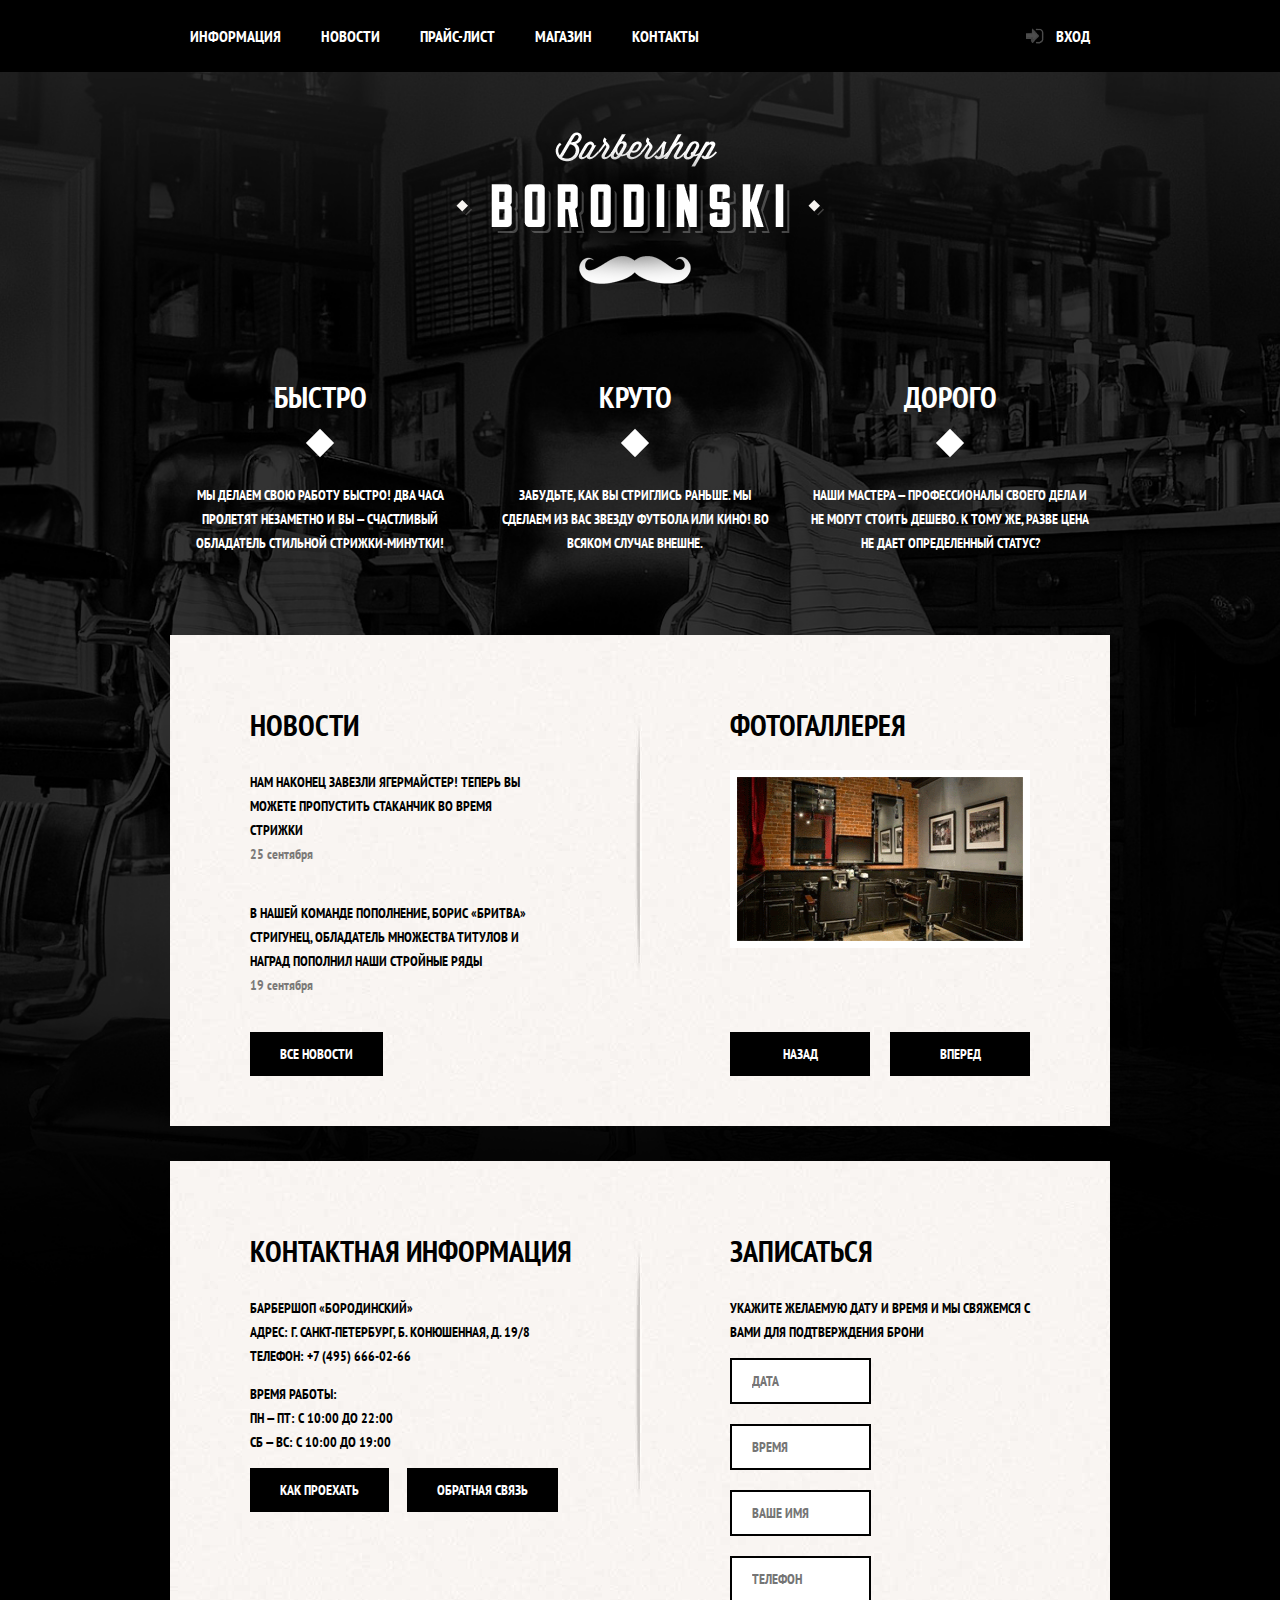
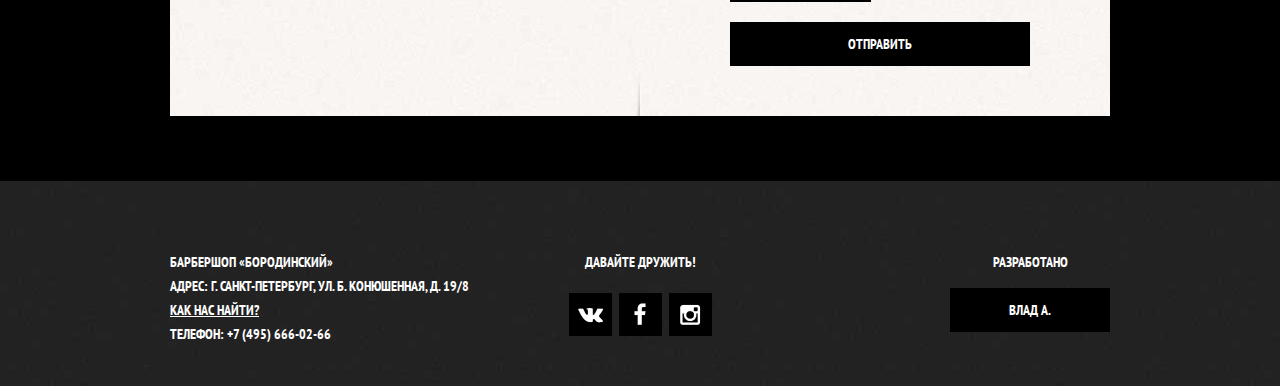
<file: index.html>
<!DOCTYPE html>
<html lang="ru">
	<head>
		<meta charset="UTF-8">
		<title>Barbershop</title>
		<link href="https://fonts.googleapis.com/css?family=PT+Sans+Narrow:400,700&amp;subset=cyrillic" rel="stylesheet">
		<link rel="stylesheet" href="style/normalize.css">
		<link rel="stylesheet" href="style/main.css">
		<script type="text/javascript" src="js/script.js"></script>
	</head>
	<body>
		<header class="main-header ">
			<div class="container clearfix">
				<nav class="main-navigation">
					<ul>
						<li><a href="#">Информация</a></li>
						<li><a href="#">Новости</a></li>
						<li><a href="price.html">Прайс-лист</a></li>
						<li><a href="shop.html">Магазин</a></li>
						<li><a href="#">Контакты</a></li>
					</ul>
				</nav>
				<div class="user-block">
					<a class="login" href="#">Вход</a>
				</div>
			</div>
		</header>
		<main class="container">
			<div class="index-logo">
				<img src="img/logo.png" alt="" width="368" height="204">
			</div>
			<section class="feature clearfix">
				<div class="features-item">
					<b class="features-name">Быстро</b>
					<p>Мы делаем свою работу быстро! Два часа пролетят  незаметно и вы — счастливый обладатель стильной стрижки-минутки!</p>
				</div>
				<div class="features-item">
					<b class="features-name">Круто</b>
					<p>Забудьте, как вы стриглись раньше. мы сделаем из вас звезду футбола или кино! во всяком случае внешне.</p>
				</div>
				<div class="features-item">
					<b class="features-name">Дорого</b>
					<p>Наши мастера — профессионалы своего дела и не могут стоить дешево. к тому же, разве цена не дает определенный статус?</p>
				</div>
			</section>
			<div class="index-content clearfix">
				<div class="index-content-left">
					<h2 class="index-content-title">Новости</h2>
					<ul class="news-preview">
						<li>
							<p>Нам наконец завезли ягермайстер! теперь вы можете пропустить стаканчик во время стрижки</p>
							<time datetime="2016-09-25">25 сентября</time>
						</li>
						<li>
							<p>В нашей команде пополнение, Борис «бритва» Стригунец, обладатель множества титулов и наград пополнил наши стройные ряды</p>
							<time datetime="2016-09-19">19 сентября</time>
						</li>
					</ul>
					<a href="" class="btn" >Все новости</a>
				</div>
				<div class="index-content-right">
					<h2 class="index-content-title">Фотогаллерея</h2>
					<div class="gallery">
						<figure class="gallery-content">
							<img src="img/gallery.png" alt="" width="286" height="164">
						</figure>
						<button class="btn gallery-prev">Назад</button>
						<button class="btn gallery-next">Вперед</button>
					</div>
				</div>
			</div>
			<div class="index-content clearfix">
				<div class="index-content-left">
					<h2 class="index-content-title">Контактная информация</h2>
					<p>барбершоп «бородинский» <br>
					адрес: г. санкт-петербург, б. конюшенная, д. 19/8 <br>
					телефон: +7 (495) 666-02-66
					</p>
					<p>Время работы: <br>
					ПН — ПТ: С 10:00 ДО 22:00 <br>
					СБ — ВС: С 10:00 ДО 19:00
					</p>
					<a href="#" class="btn">Как проехать</a>
					<a href="#" class="btn">Обратная связь</a>
				</div>
				<div class="index-content-right">
					<h2 class="index-content-title">Записаться</h2>
					<p>Укажите желаемую дату и время и мы свяжемся с вами для подтверждения брони</p>
					<form action="" class="appointment-form" method="post">
						<input type="text" name="date" value="" placeholder="Дата">
						<input type="text" name="time" value="" placeholder="Время">
						<input type="text" name="name" value="" placeholder="Ваше имя">
						<input type="text" name="phone" value="" placeholder="Телефон">
						<button class="btn" type="submit">Отправить</button>
					</form>
				</div>
			</div>
		</main>
		<footer class="main-footer">
			<div class="container clearfix">
				<div class="footer-contacts">
					<p>барбершоп «бородинский»<br>
					адрес: г. санкт-петербург, ул. б. конюшенная, д. 19/8</p>
					<a href="#" class="map">Как нас найти?</a><br>
					<b>Телефон: +7 (495) 666-02-66</b>
				</div>
				<div class="footer-social">
					<p>Давайте дружить!</p>
					<a class="social-btn social-btn-vk" href="#">Вконтакте</a>
					<a class="social-btn social-btn-fb" href="#">Фейсбук</a>
					<a class="social-btn social-btn-inst" href="#">Инстаграмм</a>
				</div>
				<div class="footer-copyright">
					<p>Разработано</p>
					<a href="#" class="btn">Влад А.</a>
				</div>
			</div>
		</footer>
		<div class="modal-content hidden">
			<button class="modal-content-close" type="button" title="Закрыть">Закрыть</button>
			<h2 class="modal-title">Личный кабинет</h2>
			<p>Введите пожалуйста свой логин и пароль</p>
			<form action="" class="login-form" method="post">
				<input class="user-icon" type="text" name="login" placeholder="Логин">
				<input class="pass-icon" type="text" name="password" placeholder="Пароль">
				<label class="login-checkbox">
					<input type="checkbox" name="remember">
					<span class="chekbox-indicator"></span>
					Запомнить меня
				</label>
				<a href="#" class="restore">Я забыл пароль!</a>
				<button class="btn enter" type="submit">Войти</button>
			</form>
		</div>
		<div class="modal-content-map hidden">
			<button class="modal-content-close" type="button" title="Закрыть">Закрыть</button>
			<div class="yandex-map"></div>
		</div>
		<div class="modal-overlay hidden"></div>
		
	</body>
</html>
</file>
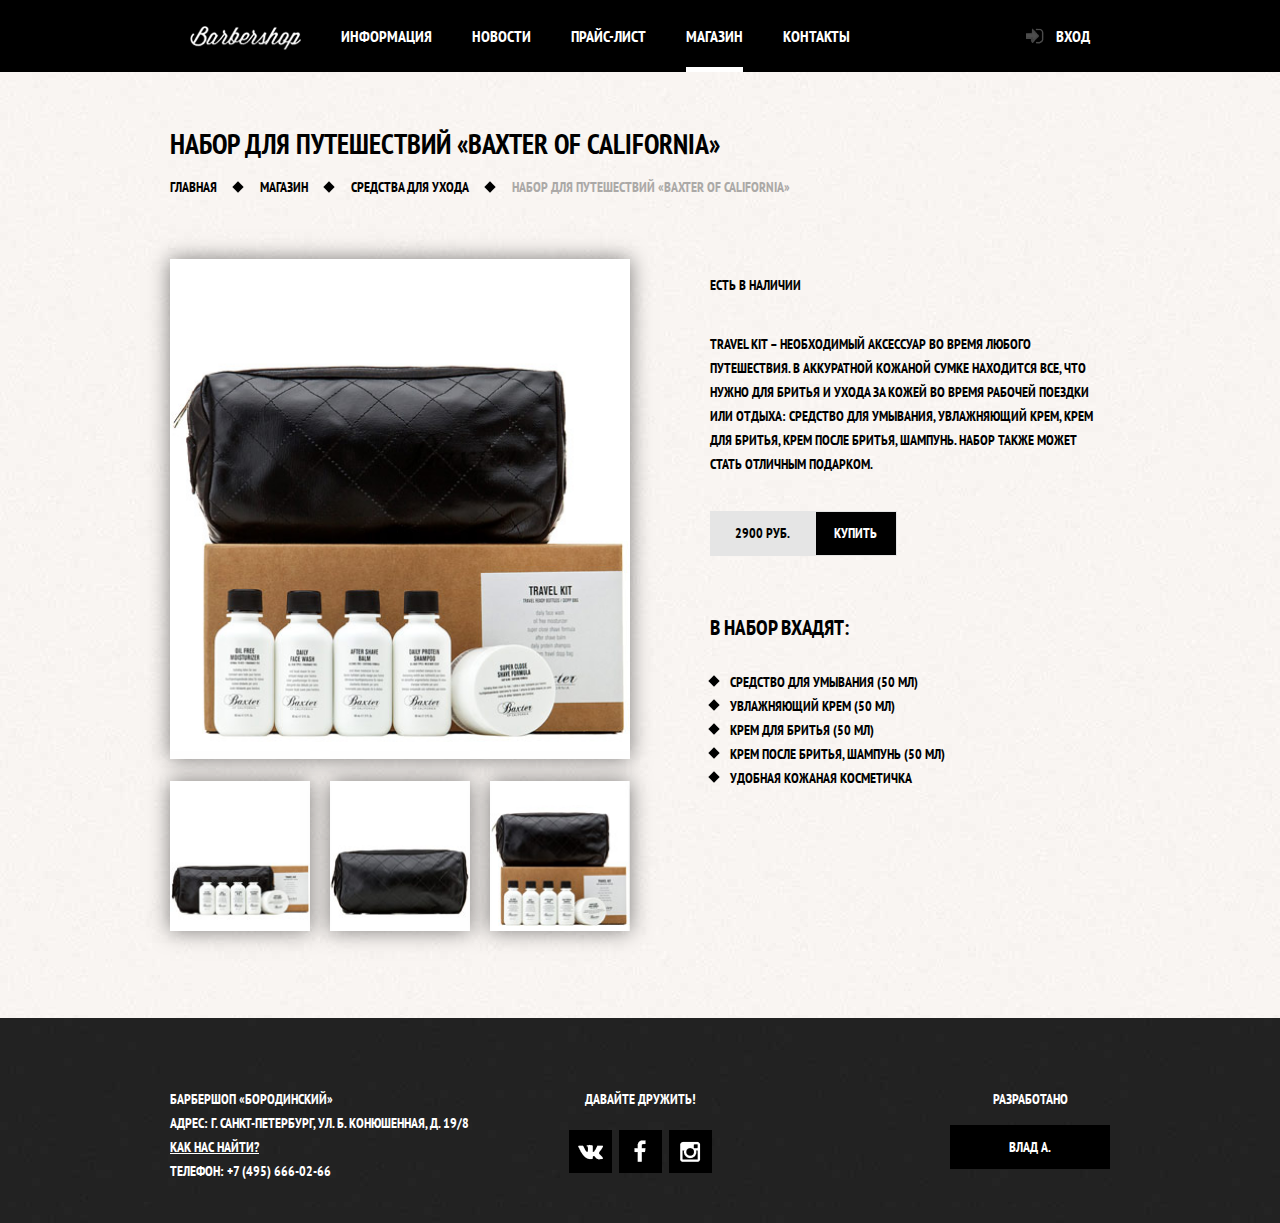
<file: item.html>
<!DOCTYPE html>
<html lang="ru">
	<head>
		<meta charset="UTF-8">
		<title>Barbershop</title>
		<link href="https://fonts.googleapis.com/css?family=PT+Sans+Narrow:400,700&amp;subset=cyrillic" rel="stylesheet">
		<link rel="stylesheet" href="style/normalize.css">
		<link rel="stylesheet" href="style/main.css">
		<script type="text/javascript" src="js/script.js"></script>
	</head>
	<body class="shop-main">
		<header class="main-header ">
			<div class="container clearfix">
				<nav class="main-navigation">
					<ul>
						<li><a href="index.html" class="min-logo"><img src="img/Logo2.png" alt=""></a></li>
						<li><a href="#">Информация</a></li>
						<li><a href="#">Новости</a></li>
						<li ><a href="price.html">Прайс-лист</a></li>
						<li class="active"><a href="">Магазин</a></li>
						<li><a href="#">Контакты</a></li>
					</ul>
				</nav>
				<div class="user-block">
					<a class="login" href="#">Вход</a>
				</div>
			</div>
		</header>
		<main class="container">
			<div class="item-header">
				<h1>Набор для путешествий «BAXTER OF CALIFORNIA»</h1>
				<ul class="breadcrums">
					<li><a href="index.html">Главная</a></li>
					<li><a href="shop.html" >Магазин</a></li>
					<li><a href="shop.html" >средства для ухода</a></li>
					<li><a href="" class="current">Набор для путешествий «BAXTER OF CALIFORNIA»</a></li>
				</ul>
			</div>
			<div class="item-content">
				<div class="item-columns clearfix">
					<div class="left-item-column">
						<img src="img/item-big.jpg" alt="" width="460" height="500">
						<img src="img/item-min1.jpg" alt="" width="140" height="150">
						<img src="img/item-min2.jpg" alt="" width="140" height="150">
						<img src="img/item-min3.jpg" alt="" width="140" height="150">
					</div>
					<div class="right-item-column">
						<p>есть в наличии</p>
						<p>Travel Kit – необходимый аксессуар во время любого путешествия. В аккуратной кожаной сумке находится все, что нужно для бритья и ухода за кожей во время рабочей поездки или отдыха: средство для умывания, увлажняющий крем, крем для бритья, крем после бритья, шампунь. Набор также может стать отличным подарком.</p>
						<table>
							<tr>
								<td>
									2900 руб.
								</td>
								<td>
									<a href="">Купить</a>
								</td>
							</tr>
						</table>
						<h2>В набор вхадят:</h2>
						<ul class="item-complect">
							<li>Средство для умывания (50 мл)</li>
							<li>Увлажняющий крем (50 мл)</li>
							<li>Крем для бритья (50 мл)</li>
							<li>Крем после бритья, шампунь (50 мл)</li>
							<li>Удобная кожаная косметичка</li>
						</ul>
					</div>
				</div>
			</div>
		</main>
		<footer class="main-footer">
			<div class="container clearfix">
				<div class="footer-contacts">
					<p>барбершоп «бородинский»<br>
					адрес: г. санкт-петербург, ул. б. конюшенная, д. 19/8</p>
					<a href="#" class="map">Как нас найти?</a><br>
					<b>Телефон: +7 (495) 666-02-66</b>
				</div>
				<div class="footer-social">
					<p>Давайте дружить!</p>
					<a class="social-btn social-btn-vk" href="#">Вконтакте</a>
					<a class="social-btn social-btn-fb" href="#">Фейсбук</a>
					<a class="social-btn social-btn-inst" href="#">Инстаграмм</a>
				</div>
				<div class="footer-copyright">
					<p>Разработано</p>
					<a href="#" class="btn">Влад А.</a>
				</div>
			</div>
		</footer>
		<div class="modal-content hidden">
			<button class="modal-content-close" type="button" title="Закрыть">Закрыть</button>
			<h2 class="modal-title">Личный кабинет</h2>
			<p>Введите пожалуйста свой логин и пароль</p>
			<form action="" class="login-form" method="post">
				<input class="user-icon" type="text" name="login" placeholder="Логин">
				<input class="pass-icon" type="text" name="password" placeholder="Пароль">
				<label class="login-checkbox">
					<input type="checkbox" name="remember">
					<span class="chekbox-indicator"></span>
					Запомнить меня
				</label>
				<a href="#" class="restore">Я забыл пароль!</a>
				<button class="btn enter" type="submit">Войти</button>
			</form>
		</div>
		<div class="modal-content-map hidden">
			<button class="modal-content-close" type="button" title="Закрыть">Закрыть</button>
			<div class="yandex-map"></div>
		</div>
		<div class="modal-overlay hidden"></div>
	</body>
</html>
</file>
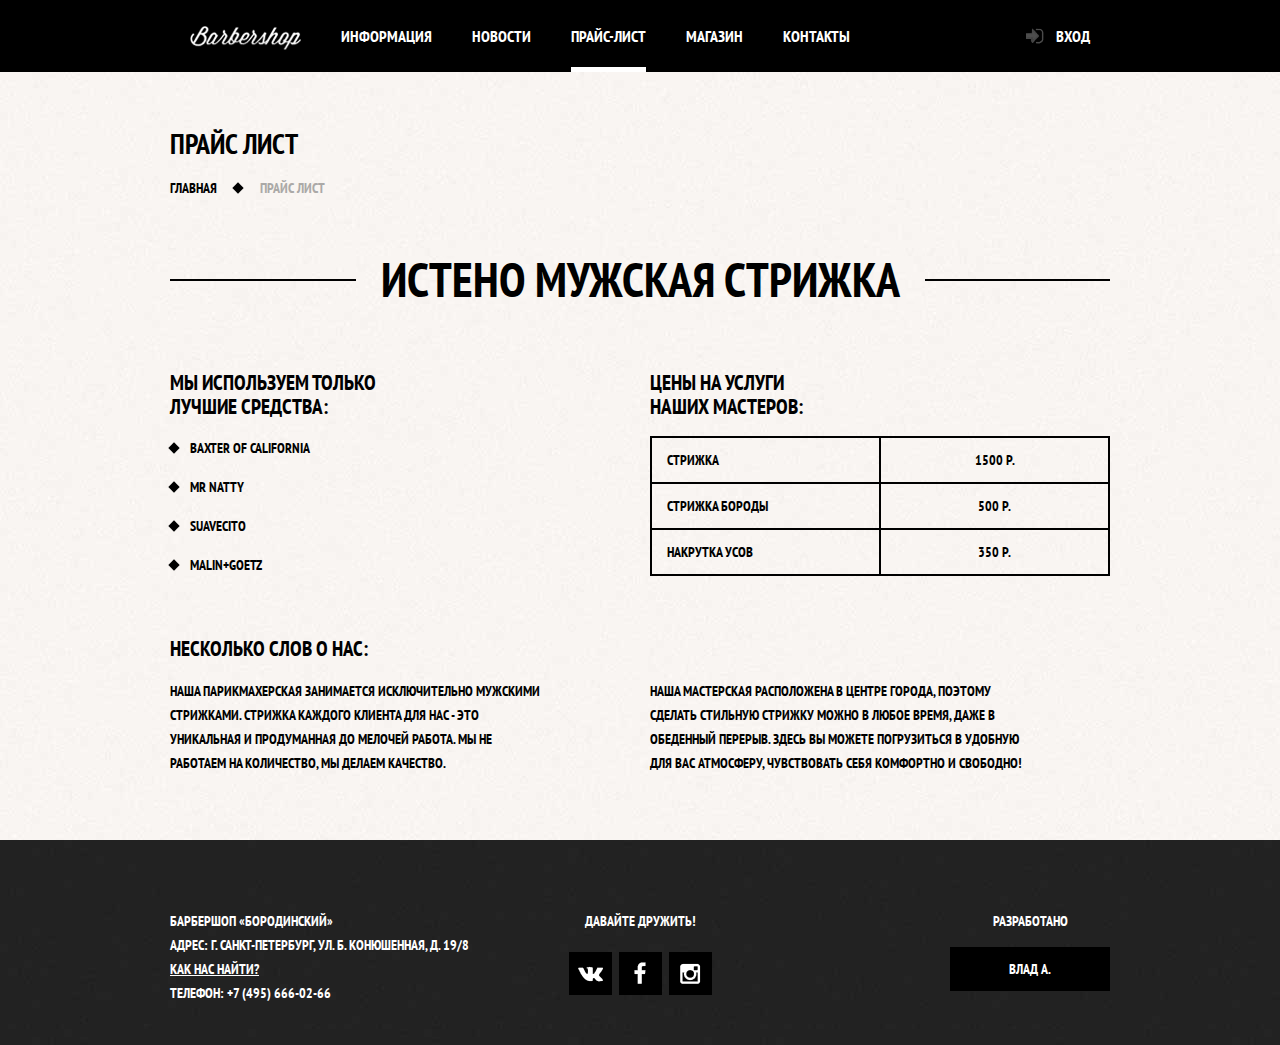
<file: price.html>
<!DOCTYPE html>
<html lang="ru">
	<head>
		<meta charset="UTF-8">
		<title>Barbershop</title>
		<link href="https://fonts.googleapis.com/css?family=PT+Sans+Narrow:400,700&amp;subset=cyrillic" rel="stylesheet">
		<link rel="stylesheet" href="style/normalize.css">
		<link rel="stylesheet" href="style/main.css">
		<script type="text/javascript" src="js/script.js"></script>
	</head>
	<body class="price-main">
		<header class="main-header ">
			<div class="container clearfix">
				<nav class="main-navigation">
					<ul>
						<li><a href="index.html" class="min-logo"><img src="img/Logo2.png" alt=""></a></li>
						<li><a href="#">Информация</a></li>
						<li><a href="#">Новости</a></li>
						<li class="active"><a href="#">Прайс-лист</a></li>
						<li><a href="shop.html">Магазин</a></li>
						<li><a href="#">Контакты</a></li>
					</ul>
				</nav>
				<div class="user-block">
					<a class="login" href="#">Вход</a>
				</div>
			</div>
		</header>
		<main class="container">
			<div class="price-header">
				<h1>Прайс лист</h1>
				<ul class="breadcrums">
					<li><a href="index.html">Главная</a></li>
					<li><a href="" class="current">Прайс лист</a></li>
				</ul>
			</div>
			<section class="price-content">
				<div class="big-heading">
					<h2 class="price-title">Истено мужская стрижка</h2>
				</div>
				<div class="prices-columns clearfix">
					<div class="prices-column-left">
						<h2>Мы используем только <br> лучшие средства:</h2>
						<ul class="custom-list-1">
							<li>Baxter of california</li>
							<li>Mr Natty</li>
							<li>Suavecito</li>
							<li>Malin+Goetz</li>
						</ul>
					</div>
					<div class="prices-column-right">
						<h2>Цены на услуги <br> наших мастеров:</h2>
						<table class="prices-table">
							<tr>
								<td>Стрижка</td>
								<td>1500 Р.</td>
							</tr>
							<tr>
								<td>Стрижка бороды</td>
								<td>500 Р.</td>
							</tr>
							<tr>
								<td>Накрутка усов</td>
								<td>350 Р.</td>
							</tr>
						</table>
					</div>
				</div>
				<div class="prices-columns clearfix">
					
						<h2>Несколько слов о нас:</h2>
						<div class="prices-column-left">
						<p>Наша парикмахерская занимается исключительно мужскими стрижками. Стрижка каждого клиента для нас - это уникальная и продуманная до мелочей работа. Мы не работаем на количество, мы делаем качество.</p>
					</div>
					<div class="prices-column-right">
						<p>Наша мастерская расположена в центре города, поэтому сделать стильную стрижку можно в любое время, даже в обеденный перерыв. Здесь вы можете погрузиться в удобную для вас атмосферу, чувствовать себя комфортно и свободно!</p>
					</div>
				</div>
			</section>
		</main>
		<footer class="main-footer">
			<div class="container clearfix">
				<div class="footer-contacts">
					<p>барбершоп «бородинский»<br>
					адрес: г. санкт-петербург, ул. б. конюшенная, д. 19/8</p>
					<a href="#" class="map">Как нас найти?</a><br>
					<b>Телефон: +7 (495) 666-02-66</b>
				</div>
				<div class="footer-social">
					<p>Давайте дружить!</p>
					<a class="social-btn social-btn-vk" href="#">Вконтакте</a>
					<a class="social-btn social-btn-fb" href="#">Фейсбук</a>
					<a class="social-btn social-btn-inst" href="#">Инстаграмм</a>
				</div>
				<div class="footer-copyright">
					<p>Разработано</p>
					<a href="#" class="btn">Влад А.</a>
				</div>
			</div>
		</footer>
			<div class="modal-content hidden">
			<button class="modal-content-close" type="button" title="Закрыть">Закрыть</button>
			<h2 class="modal-title">Личный кабинет</h2>
			<p>Введите пожалуйста свой логин и пароль</p>
			<form action="" class="login-form" method="post">
				<input class="user-icon" type="text" name="login" placeholder="Логин">
				<input class="pass-icon" type="text" name="password" placeholder="Пароль">
				<label class="login-checkbox">
					<input type="checkbox" name="remember">
					<span class="chekbox-indicator"></span>
					Запомнить меня
				</label>
				<a href="#" class="restore">Я забыл пароль!</a>
				<button class="btn enter" type="submit">Войти</button>
			</form>
		</div>
		<div class="modal-content-map hidden">
			<button class="modal-content-close" type="button" title="Закрыть">Закрыть</button>
			<div class="yandex-map"></div>
		</div>
		<div class="modal-overlay hidden"></div>
	</body>
</html>
</file>
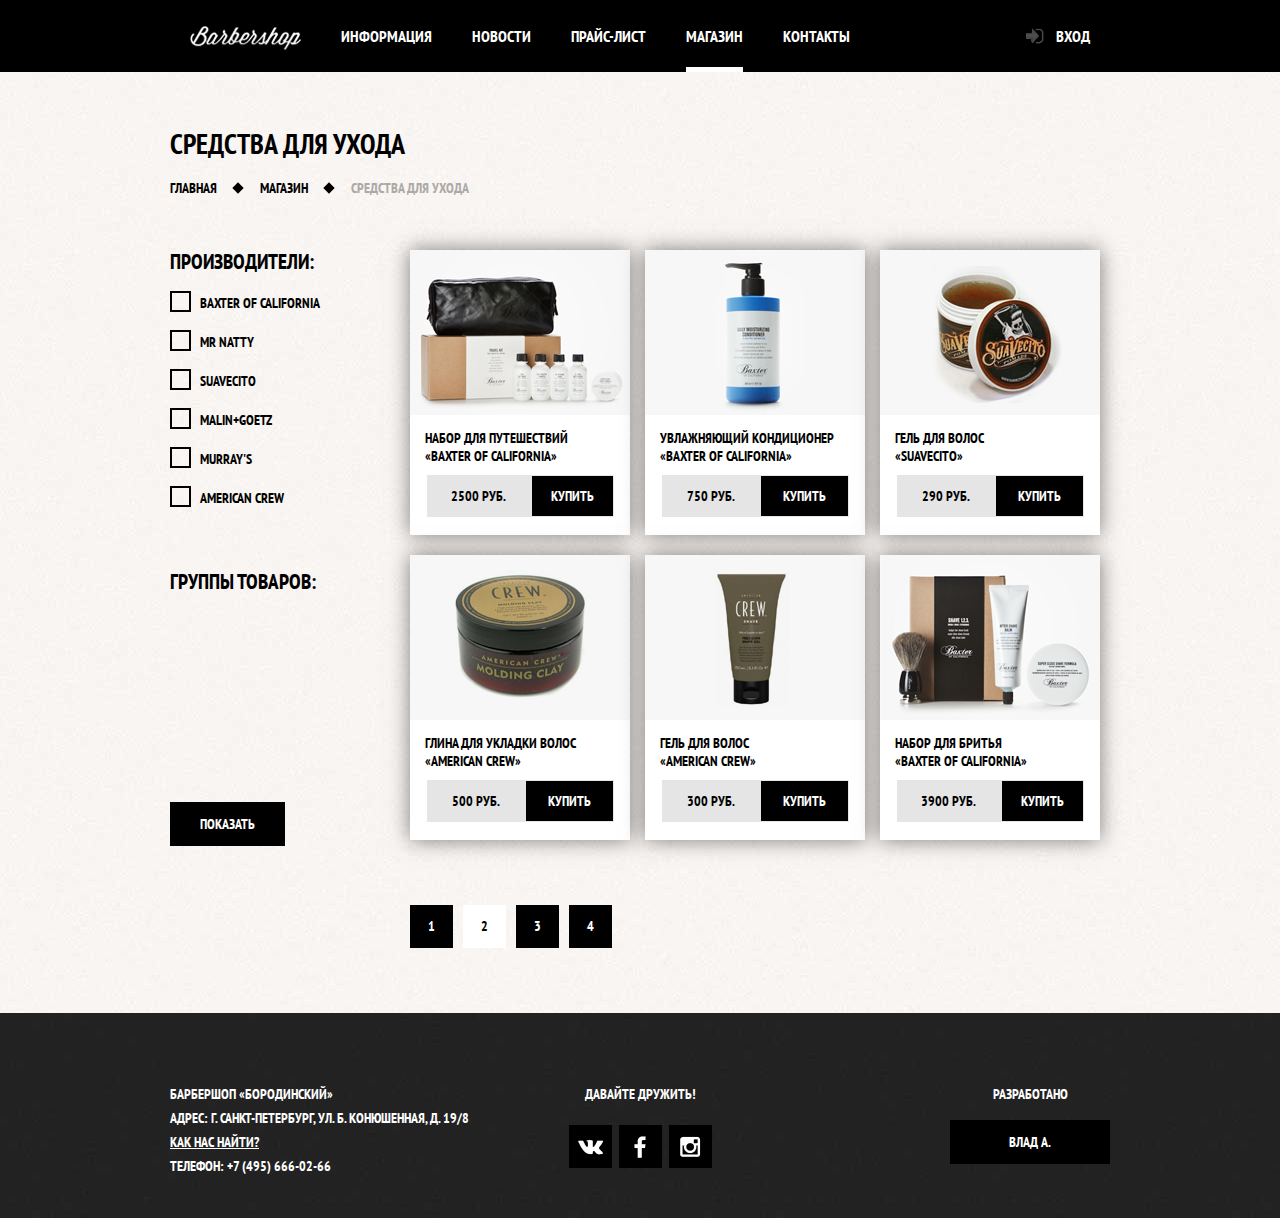
<file: shop.html>
<!DOCTYPE html>
<html lang="ru">
	<head>
		<meta charset="UTF-8">
		<title>Barbershop</title>
		<link href="https://fonts.googleapis.com/css?family=PT+Sans+Narrow:400,700&amp;subset=cyrillic" rel="stylesheet">
		<link rel="stylesheet" href="style/normalize.css">
		<link rel="stylesheet" href="style/main.css">
		<script type="text/javascript" src="js/script.js"></script>
	</head>
	<body class="shop-main">
		<header class="main-header ">
			<div class="container clearfix">
				<nav class="main-navigation">
					<ul>
						<li><a href="index.html" class="min-logo"><img src="img/Logo2.png" alt=""></a></li>
						<li><a href="#">Информация</a></li>
						<li><a href="#">Новости</a></li>
						<li ><a href="price.html">Прайс-лист</a></li>
						<li class="active"><a href="#">Магазин</a></li>
						<li><a href="#">Контакты</a></li>
					</ul>
				</nav>
				<div class="user-block">
					<a class="login" href="#">Вход</a>
				</div>
			</div>
		</header>
		<main class="container">
			<div class="shop-header">
				<h1>Средства для ухода</h1>
				<ul class="breadcrums">
					<li><a href="index.html">Главная</a></li>
					<li><a href="" >Магазин</a></li>
					<li><a href="" class="current">средства для ухода</a></li>
				</ul>
			</div>
			<div class="shop-content">
				<div class="shop-columns clearfix">
					<div class="shop-left-column">
						<div class="checkbox">
							<h2>Производители:</h2>
							<div class="item-check">
								<label class="items-checkbox">
									<input type="checkbox" name="Baxter of california">
									<span class="chekbox-indicator"></span>
									Baxter of california
								</label>
							</div>
							<div class="item-check">
								<label class="items-checkbox">
									<input type="checkbox" name="Mr Natty">
									<span class="chekbox-indicator"></span>
									Mr Natty
								</label>
							</div>
							<div class="item-check">
								<label class="items-checkbox">
									<input type="checkbox" name="Suavecito">
									<span class="chekbox-indicator"></span>
									Suavecito
								</label>
							</div>
							<div class="item-check">
								<label class="items-checkbox">
									<input type="checkbox" name="Malin+goetz">
									<span class="chekbox-indicator"></span>
									Malin+goetz
								</label>
							</div>
							<div class="item-check">
								<label class="items-checkbox">
									<input type="checkbox" name="Murray's">
									<span class="chekbox-indicator"></span>
									Murray's
								</label>
							</div>
							<div class="item-check">
								<label class="items-checkbox">
									<input type="checkbox" name="American crew">
									<span class="chekbox-indicator"></span>
									American crew
								</label>
							</div>
						</div>
						<div class="items-group">
							<h2>Группы товаров:</h2>
							<button class="btn items-show" type="button">Показать</button>
						</div>
					</div>
					<div class="shop-right-column">
						<div class="shop-item">
							<img src="img/item1.jpg" alt="" width="220" height="165">
							<a href="item.html" class="item-name">Набор для путешествий <br>«BAXTER OF CALIFORNIA»</a>
							<table>
								<tr>
									<td>
										2500 руб.
									</td>
									<td>
										<a href="" class="baye">Купить</a>
									</td>
								</tr>
							</table>
						</div>
						<div class="shop-item">
							<img src="img/item2.jpg" alt="" width="220" height="165">
							<a href="item.html" class="item-name">Увлажняющий кондиционер <br>«BAXTER OF CALIFORNIA»</a>
							<table>
								<tr>
									<td>
										750 руб.
									</td>
									<td>
										<a href="" class="baye">Купить</a>
									</td>
								</tr>
							</table>
						</div>
						<div class="shop-item">
							<img src="img/item3.jpg" alt="" width="220" height="165">
							<a href="item.html" class="item-name">Гель для волос <br>«SUAVECITO»</a>
							<table>
								<tr>
									<td>
										290 руб.
									</td>
									<td>
										<a href="" class="baye">Купить</a>
									</td>
								</tr>
							</table>
						</div>
						<div class="shop-item">
							<img src="img/item4.jpg" alt="" width="220" height="165">
							<a href="item.html" class="item-name">Глина для укладки волос <br>«AMERICAN CREW»</a>
							<table>
								<tr>
									<td>
										500 руб.
									</td>
									<td>
										<a href="" class="baye">Купить</a>
									</td>
								</tr>
							</table>
						</div>
						<div class="shop-item">
							<img src="img/item5.jpg" alt="" width="220" height="165">
							<a href="item.html" class="item-name">Гель для волос <br>«AMERICAN CREW»</a>
							<table>
								<tr>
									<td>
										300 руб.
									</td>
									<td>
										<a href="" class="baye">Купить</a>
									</td>
								</tr>
							</table>
						</div>
						<div class="shop-item">
							<img src="img/item6.jpg" alt="" width="220" height="165">
							<a href="item.html" class="item-name">Набор для бритья <br>«BAXTER OF CALIFORNIA»</a>
							<table>
								<tr>
									<td>
										3900 руб.
									</td>
									<td>
										<a href="" class="baye">Купить</a>
									</td>
								</tr>
							</table>
						</div>
						<div class="shop-pages">
							<a href="">1</a>
							<a href="" class="active-page">2</a>
							<a href="">3</a>
							<a href="">4</a>
						</div>
					</div>
				</div>
			</div>
		</main>
		<footer class="main-footer">
			<div class="container clearfix">
				<div class="footer-contacts">
					<p>барбершоп «бородинский»<br>
					адрес: г. санкт-петербург, ул. б. конюшенная, д. 19/8</p>
					<a href="#" class="map">Как нас найти?</a><br>
					<b>Телефон: +7 (495) 666-02-66</b>
				</div>
				<div class="footer-social">
					<p>Давайте дружить!</p>
					<a class="social-btn social-btn-vk" href="#">Вконтакте</a>
					<a class="social-btn social-btn-fb" href="#">Фейсбук</a>
					<a class="social-btn social-btn-inst" href="#">Инстаграмм</a>
				</div>
				<div class="footer-copyright">
					<p>Разработано</p>
					<a href="#" class="btn">Влад А.</a>
				</div>
			</div>
		</footer>
		<div class="modal-content hidden">
			<button class="modal-content-close" type="button" title="Закрыть">Закрыть</button>
			<h2 class="modal-title">Личный кабинет</h2>
			<p>Введите пожалуйста свой логин и пароль</p>
			<form action="" class="login-form" method="post">
				<input class="user-icon" type="text" name="login" placeholder="Логин">
				<input class="pass-icon" type="text" name="password" placeholder="Пароль">
				<label class="login-checkbox">
					<input type="checkbox" name="remember">
					<span class="chekbox-indicator"></span>
					Запомнить меня
				</label>
				<a href="#" class="restore">Я забыл пароль!</a>
				<button class="btn enter" type="submit">Войти</button>
			</form>
		</div>
		<div class="modal-content-map hidden">
			<button class="modal-content-close" type="button" title="Закрыть">Закрыть</button>
			<div class="yandex-map"></div>
		</div>
		<div class="modal-overlay hidden"></div>
	</body>
</html>
</file>
<file: style/main.css>
.feature {
  margin-bottom: 80px;
}
.features-item {
  width: 300px;
  float: left;
  margin-right: 15px;
  color: #fff;
  text-align: center;
}
.features-item:last-child {
  margin-right: 0px;
}
.features-name {
  position: relative;
  display: block;
  font-size: 30px;
  line-height: 42px;
  margin-bottom: 30px;
  padding-bottom: 35px;
}
.features-name::after {
  content: '';
  display: block;
  position: absolute;
  bottom: 0;
  left: 50%;
  width: 20px;
  height: 20px;
  background-color: #fff;
  margin-left: -10px;
  transform: rotate(45deg);
}
.features-item p {
  margin: 10px;
  margin-bottom: 0px;
}

.main-footer {
  margin-top: 65px;
  background-image: url(../img/footer.jpg);
}
.footer-contacts {
  float: left;
  padding-top: 55px;
  padding-bottom: 40px;
  width: 320px;
  margin-right: 60px;
  color: #fff;
}
.footer-contacts p {
  margin-bottom: 0;
}
.footer-contacts a {
  text-decoration: underline;
  padding: 0;
}
.footer-social {
  float: left;
  padding-top: 55px;
  padding-bottom: 40px;
  width: 180px;
  color: #fff;
  text-align: center;
}
.footer-copyright {
  float: right;
  padding-top: 55px;
  padding-bottom: 40px;
  width: 160px;
  color: #fff;
  text-align: center;
  margin: 0;
  position: relative;
}
.footer-copyright a {
  margin: 0;
  padding: 10px 30px;
  display: block;
}
.social-btn {
  display: inline-block;
  width: 43px;
  height: 43px;
  margin: 0 2px;
  background-color: #000;
  font-size: 0;
}
.social-btn-vk {
  background: url(../img/vk.png) no-repeat center #000;
}
.social-btn-fb {
  background: url(../img/facebook.png) no-repeat center #000;
}
.social-btn-inst {
  background: url(../img/inst.png) no-repeat center #000;
}
.social-btn-vk:hover {
  background-color: #fff;
  background: url(../img/vk2.png) no-repeat center #fff;
}
.social-btn-fb:hover {
  background-color: #fff;
  transition: 0.2s;
  background: url(../img/fb2.png) no-repeat center #fff;
}
.social-btn-inst:hover {
  background-color: #fff;
  transition: 0.2s;
  background: url(../img/inst.2.png) no-repeat center #fff;
}

.main-header {
  margin-bottom: 60px;
  background-color: #000;
}
.main-navigation {
  width: 780px;
  float: left;
}
.main-navigation a {
  text-decoration: none;
  display: block;
  padding: 26px 20px;
  color: #fff;
}
.main-navigation a:hover {
  background-color: #242424;
  transition: 0.3s;
}
.main-header ul {
  padding: 0px;
  margin: 0px;
  list-style: none;
  font-size: 0;
}
.main-header li {
  display: inline-block;
  vertical-align: top;
  font-size: 16px;
  line-height: 20px;
}
.user-block {
  max-width: 150px;
  float: right;
  font-size: 16px;
  line-height: 20px;
}
.login {
  text-decoration: none;
  display: inline-block;
  vertical-align: top;
  padding-left: 50px;
  padding-right: 20px;
  padding-top: 26px;
  padding-bottom: 26px;
  position: relative;
  color: #fff;
}
.login:hover {
  background-color: #242424;
}
.login::before {
  content: '';
  width: 18px;
  height: 16px;
  position: absolute;
  top: 28px;
  left: 20px;
  background-image: url(../img/login.png);
  opacity: 0.3;
}
.login:hover::before {
  opacity: 1;
}
.min-logo {
  height: 20px;
}
.main-navigation .min-logo:hover {
  background-color: #000;
}

.index-content {
  padding: 50px 80px;
  background-image: url(../img/content-bg.jpg);
  background-color: #fff;
  color: #000;
  margin-bottom: 35px;
}
.index-content-left {
  float: left;
  width: 360px;
  min-height: 325px;
}
.index-content-left a {
  color: #fff;
  background-color: #000;
}
.index-content-right {
  float: right;
  width: 300px;
  min-height: 325px;
}
.index-content-title {
  font-size: 30px;
  line-height: 30px;
  margin-bottom: 30px;
}
.news-preview {
  padding: 0;
  margin: 0;
  margin-right: 80px;
  list-style: none;
  font-size: 14px;
  line-height: 24px;
}
.news-preview time {
  text-transform: none;
  opacity: 0.5;
}
.news-preview p {
  margin-bottom: 0;
}
.news-preview li {
  margin-bottom: 35px;
}
.gallery {
  width: 300px;
  height: 306px;
  position: relative;
}
.gallery-content {
  margin: 0;
  height: 164px;
  width: 286px;
  border: 7px solid #ffffff;
  background-color: gray;
}
.gallery-content img {
  width: 286px;
  height: 164px;
}
.gallery .btn {
  position: absolute;
  bottom: 0;
  width: 140px;
  margin: 0;
}
.gallery-prev {
  left: 0;
}
.gallery-next {
  right: 0;
}
.appointment-form .btn {
  width: 100%;
}
.appointment-form input:nth-child(2n) {
  margin-right: 0;
}

.item-header a {
  color: #000;
}
.item-content {
  margin-top: 60px;
}
.left-item-column {
  float: left;
  width: 460px;
}
.right-item-column p {
  margin-bottom: 35px;
}
.left-item-column img {
  margin-bottom: 15px;
  margin-right: 17px;
  box-shadow: 0 0 20px rgba(0, 0, 0, 0.5);
}
.left-item-column img:last-child {
  margin-right: 0;
}
.left-item-column img:first-child {
  margin-right: 0;
}
.right-item-column {
  float: right;
  width: 400px;
}
.right-item-column table a {
  color: #fff;
  background-color: #000;
  display: block;
  width: 100%;
  height: 100%;
  line-height: 43px;
}
.right-item-column table a:hover {
  background-color: #663d15;
}
.right-item-column table {
  background-color: #e5e5e5;
  text-align: center;
  border-collapse: collapse;
  width: 187px;
  height: 43px;
  margin-bottom: 60px;
}
.right-item-column h2 {
  margin-bottom: 30px;
}
.item-complect {
  list-style: none;
  padding: 0;
}
.item-complect li {
  position: relative;
  padding-left: 20px;
}
.item-complect li::before {
  content: '';
  display: block;
  width: 8px;
  height: 8px;
  background-color: #000;
  position: absolute;
  left: 0px;
  top: 7px;
  transform: rotate(45deg);
}

.index-logo {
  height: 204px;
  width: 368px;
  margin-left: auto;
  margin-right: auto;
  margin-bottom: 40px;
}

body {
  background: #000000 url(../img/bgi.png) no-repeat center top;
  background-size: 2670px auto;
  min-width: 960px;
  font-family: 'PT Sans Narrow', 'Arial', sans-serif;
  font-weight: 700;
  font-size: 14px;
  line-height: 24px;
  text-transform: uppercase;
  text-decoration: none;
}
body a {
  text-decoration: none;
  color: #fff;
}
/* Центровщик */
.container {
  width: 940px;
  margin: 0 auto;
  padding-left: 10px;
  padding-right: 10px;
}
/* "Распорка" в блоках для float элементов*/
.clearfix::after {
  content: '';
  display: table;
  clear: both;
}
.btn {
  display: inline-block;
  padding: 10px 30px;
  text-align: center;
  vertical-align: top;
  color: #fff;
  background-color: #000;
  border: 0;
  outline: 0;
  cursor: pointer;
  font-weight: 700;
  font-size: 14px;
  line-height: 24px;
  font-family: 'PT Sans Narrow', 'Arial', sans-serif;
  margin-right: 15px;
  text-transform: uppercase;
}
.btn:hover,
.btn:active {
  background-color: #663d15;
}
.btn:disabled:hover,
.btn:disabled:active {
  opacity: 0.5;
}
input {
  width: 115px;
  height: 40px;
  border: 2px solid black;
  margin-bottom: 20px;
  margin-right: 18px;
  padding-left: 20px;
  outline: none;
}
input::-webkit-input-placeholder {
  font-family: 'PT Sans Narrow', 'Arial', sans-serif;
  text-transform: uppercase;
  font-weight: 700;
}
input:focus::-webkit-input-placeholder {
  color: transparent;
}
input:hover {
  border: 2px solid #663d15;
  outline: none;
}
/* Классы для javascript */
.hidden {
  display: none;
}

.modal-content {
  width: 300px;
  padding: 50px 80px;
  background: url(../img/modal-bg.jpg) #fff;
  position: absolute;
  top: 120px;
  left: 50%;
  margin-left: -230px;
  z-index: 2;
  position: fixed;
}
.modal-title {
  font-size: 24px;
  margin: 0;
}
.modal-content-close {
  font-size: 0;
  border: 0;
  outline: 0;
  background-color: transparent;
  cursor: pointer;
  width: 22px;
  height: 22px;
  position: absolute;
  top: 0;
  right: -32px;
}
.modal-content-close::before,
.modal-content-close::after {
  content: "";
  position: absolute;
  height: 4px;
  width: 22px;
  background-color: #d1d1d1;
  top: 10px;
  left: 0px;
  border-radius: 1px;
}
.modal-content-close::before {
  transform: rotate(45deg);
}
.modal-content-close::after {
  transform: rotate(-45deg);
}
/* Выделение при наведении на кнопку закрыть*/
.modal-content-close:hover::before {
  background-color: #fff;
}
.modal-content-close:hover::after {
  background-color: #fff;
}
.user-icon {
  width: 276px;
  margin-right: 0;
  background-image: url(../img/login-modal.png);
  background-repeat: no-repeat;
  background-position: 4px;
  margin-bottom: 10px;
}
input.user-icon {
  background-image: url('../img/login-modal.png');
  background-repeat: no-repeat;
  background-position: 95% 50%;
  margin-right: 10px;
}
.pass-icon {
  width: 276px;
  margin-right: 0;
  margin-bottom: 10px;
}
.login-checkbox input[type="checkbox"] {
  display: none;
  padding: 0;
  margin: 0;
}
.login-checkbox input[type="checkbox"] + .chekbox-indicator {
  position: absolute;
  width: 17px;
  height: 17px;
  border: 2px solid #000;
  left: 0;
}
.login-checkbox input[type="checkbox"]:checked + .chekbox-indicator::before {
  transform: rotate(45deg);
  content: '';
  position: absolute;
  width: 15px;
  height: 2px;
  background-color: #000;
  top: 8px;
  left: 1.5px;
}
.login-checkbox input[type="checkbox"]:checked + .chekbox-indicator::after {
  transform: rotate(-45deg);
  content: '';
  position: absolute;
  width: 15px;
  height: 2px;
  background-color: #000;
  top: 8px;
  left: 1.5px;
}
.restore {
  text-decoration: none;
  color: #000;
  border-bottom: 1.5px solid #7b7a78;
  float: right;
}
.enter {
  width: 100%;
  margin-top: 10px;
}
.login-checkbox {
  position: relative;
  padding-left: 30px;
}
.login-checkbox:hover {
  cursor: pointer;
  color: #663d15;
}
/* Карта */
.modal-content-map {
  width: 766px;
  height: 561px;
  background: #fff url(../img/map.jpg);
  background-size: 766px auto;
  position: fixed;
  top: 0;
  margin: 80px 25%;
  border: 7px solid #fff;
  z-index: 2;
}
.modal-overlay {
  position: fixed;
  top: 0;
  left: 0;
  width: 100%;
  height: 100%;
  background: rgba(0, 0, 0, 0.5);
  z-index: 1;
}

.price-header h1 {
  margin: 0;
  margin-bottom: 20px;
  padding: 0;
}
.price-header a {
  color: #000;
  margin: 0;
  padding: 0;
}
.price-header a:hover {
  text-decoration: underline;
}
.breadcrums .current {
  color: #aba9a7;
}
.breadcrums .current:hover {
  text-decoration: none;
  cursor: default;
}
.breadcrums {
  padding-left: 0;
  margin: 0;
  list-style: none;
}
.breadcrums li {
  display: inline;
  position: relative;
  padding-right: 40px;
}
.breadcrums li::after {
  content: '';
  display: block;
  width: 8px;
  height: 8px;
  background-color: #000;
  position: absolute;
  right: 15px;
  top: 5px;
  transform: rotate(45deg);
}
.breadcrums li:last-child::after {
  content: none;
}
.big-heading {
  margin-top: 55px;
  margin-bottom: 65px;
  text-align: center;
}
.price-title {
  margin: 0;
  padding: 0 25px;
  display: inline;
  position: relative;
  font-size: 48px;
  line-height: 48px ;
  text-align: center;
  z-index: 2;
  background: #fff url(../img/big-heading.jpg);
}
.big-heading::after {
  content: '';
  display: block;
  border-bottom: 2px solid #000;
  position: relative;
  top: -25px;
  z-index: 1;
}
.custom-list-1 {
  list-style: none;
  padding: 0;
  margin: 14px 0;
}
.custom-list-1 li {
  position: relative;
  margin-bottom: 15px;
  padding-left: 20px;
}
.custom-list-1 li::before {
  content: '';
  position: absolute;
  width: 8px;
  height: 8px;
  background-color: #000;
  left: 0;
  top: 8px;
  transform: rotate(45deg);
}
.prices-table {
  width: 100%;
}
.prices-table td {
  width: 50%;
}
.prices-table td:last-child {
  text-align: center;
}
.prices-columns {
  margin: 60px 0;
}
.prices-column-left,
.prices-column-right {
  width: 460px;
}
.prices-column-left {
  float: left;
}
.prices-column-right {
  float: right;
}
/* Убраны лишние отступы в колонках */
.prices-column-left *:first-child,
.prices-column-right *:first-child {
  margin-top: 0;
}
.prices-column-left *:last-child,
.prices-column-right *:last-child {
  margin-bottom: 0;
}
.prices-column-right p {
  width: 380px;
}
.prices-column-left p {
  width: 380px;
}

.main-navigation .active {
  position: relative;
  background: none;
}
.active::after {
  content: '';
  position: absolute;
  height: 5px;
  background-color: #fff;
  bottom: 0;
  left: 20px;
  right: 20px;
}
.main-navigation .active a:hover {
  background: none;
  cursor: default;
}

.price-main {
  background: #000 url(../img/price-bg.jpg);
  background-size: auto;
  min-width: 960px;
  font-family: 'PT Sans Narrow', 'Arial', sans-serif;
  font-weight: 700;
  font-size: 14px;
  line-height: 24px;
  text-transform: uppercase;
  text-decoration: none;
}
.price-content table {
  border-collapse: collapse;
}
.price-content td {
  border: 2px solid black;
  padding: 10px 15px;
}

/* Чекбокс для товаров */
.items-checkbox {
  position: relative;
  padding-left: 30px;
}
.items-checkbox:hover {
  cursor: pointer;
  color: #663d15;
}
.items-checkbox input[type="checkbox"] {
  display: none;
  padding: 0;
  margin: 0;
}
.items-checkbox input[type="checkbox"] + .chekbox-indicator {
  position: absolute;
  width: 17px;
  height: 17px;
  border: 2px solid #000;
  left: 0;
}
.items-checkbox input[type="checkbox"]:checked + .chekbox-indicator::before {
  transform: rotate(45deg);
  content: '';
  position: absolute;
  width: 15px;
  height: 2px;
  background-color: #000;
  top: 8px;
  left: 1.5px;
}
.items-checkbox input[type="checkbox"]:checked + .chekbox-indicator::after {
  transform: rotate(-45deg);
  content: '';
  position: absolute;
  width: 15px;
  height: 2px;
  background-color: #000;
  top: 8px;
  left: 1.5px;
}
/* --Конец чекбокса для товаров-- */
.checkbox h2 {
  margin-top: 0px;
}
.shop-content {
  margin-top: 50px;
}
.shop-left-column {
  float: left;
  width: 240px;
}
.items-group {
  margin-top: 45px;
}
.items-show {
  margin-top: 190px;
}
.item-check {
  padding-bottom: 15px;
}
.shop-right-column {
  float: right;
  width: 700px;
}
.shop-item {
  width: 220px;
  min-height: 285px;
  background-color: #fff;
  display: block;
  margin-right: 15px;
  margin-bottom: 20px;
  text-align: left;
  line-height: 18px;
  float: left;
  box-shadow: 0 0 20px rgba(0, 0, 0, 0.5);
}
.shop-item:nth-child(3n) {
  margin-right: 0px;
}
.baye {
  color: #fff;
  display: block;
  background-color: #000;
  width: 100%;
  height: 100%;
  line-height: 40px;
}
.shop-item .item-name {
  display: block;
  padding-left: 15px;
  color: #000;
  margin-top: 10px;
}
.shop-item .item-name:hover {
  color: #663d15;
}
.baye:hover {
  background-color: #663d15;
}
.shop-item table {
  background-color: #e5e5e5;
  text-align: center;
  width: 187px;
  border-collapse: collapse;
  margin: 10px auto;
}
.shop-pages {
  float: left;
  margin-top: 45px;
}
.shop-pages a {
  color: #fff;
  display: inline-block;
  width: 43px;
  height: 43px;
  background-color: #000;
  text-align: center;
  line-height: 43px;
  margin-right: 7px;
}
.shop-pages a:hover {
  background-color: #663d15;
  transition: 0.3s;
}
/* Активная страница в магазине */
.shop-pages .active-page {
  background-color: #fff;
  color: #000;
  cursor: default;
}
.shop-pages .active-page:hover {
  background: none;
  cursor: default;
}

.shop-main {
  background: #000 url(../img/price-bg.jpg);
  background-size: auto;
  min-width: 960px;
  font-family: 'PT Sans Narrow', 'Arial', sans-serif;
  font-weight: 700;
  font-size: 14px;
  line-height: 24px;
  text-transform: uppercase;
  text-decoration: none;
}
.shop-header h1 {
  margin: 0;
  margin-bottom: 20px;
  padding: 0;
}
.shop-header a {
  color: #000;
  margin: 0;
  padding: 0;
}
.shop-header a:hover {
  text-decoration: underline;
}
</file>
